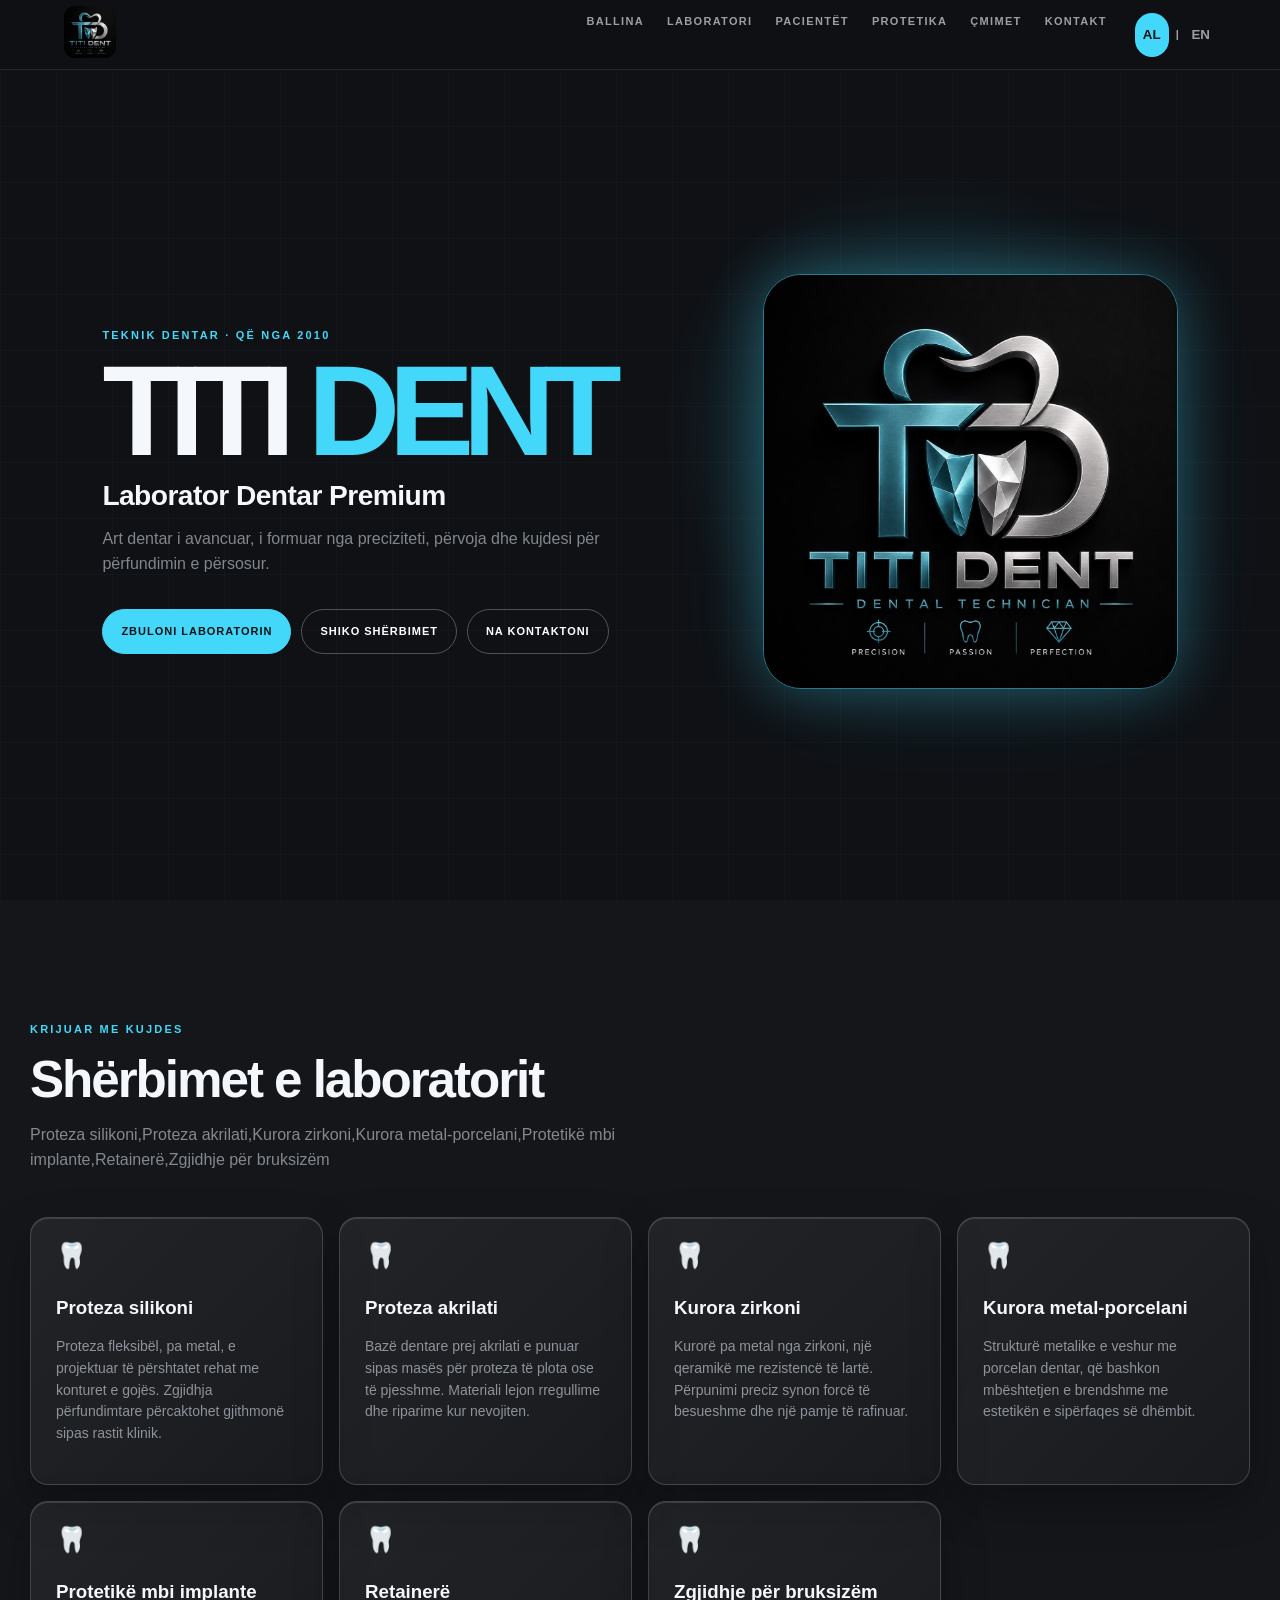
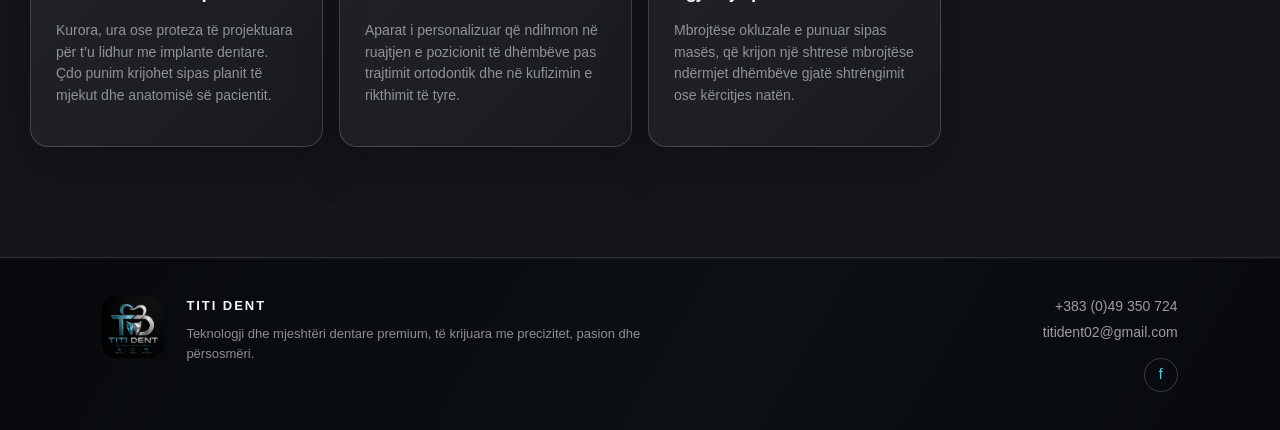
<file: index.html>
<!doctype html><html lang="sq"><head><meta charset="utf-8"><meta name="viewport" content="width=device-width,initial-scale=1"><meta name="description" content="TITI DENT â€” Premium Dental Laboratory"><title>TITI DENT</title><link rel="stylesheet" href="css/style.css"></head><body><div id="site-header"></div><main data-page="home"></main><div id="site-footer"></div><script src="js/script.js"></script></body></html>
</file>
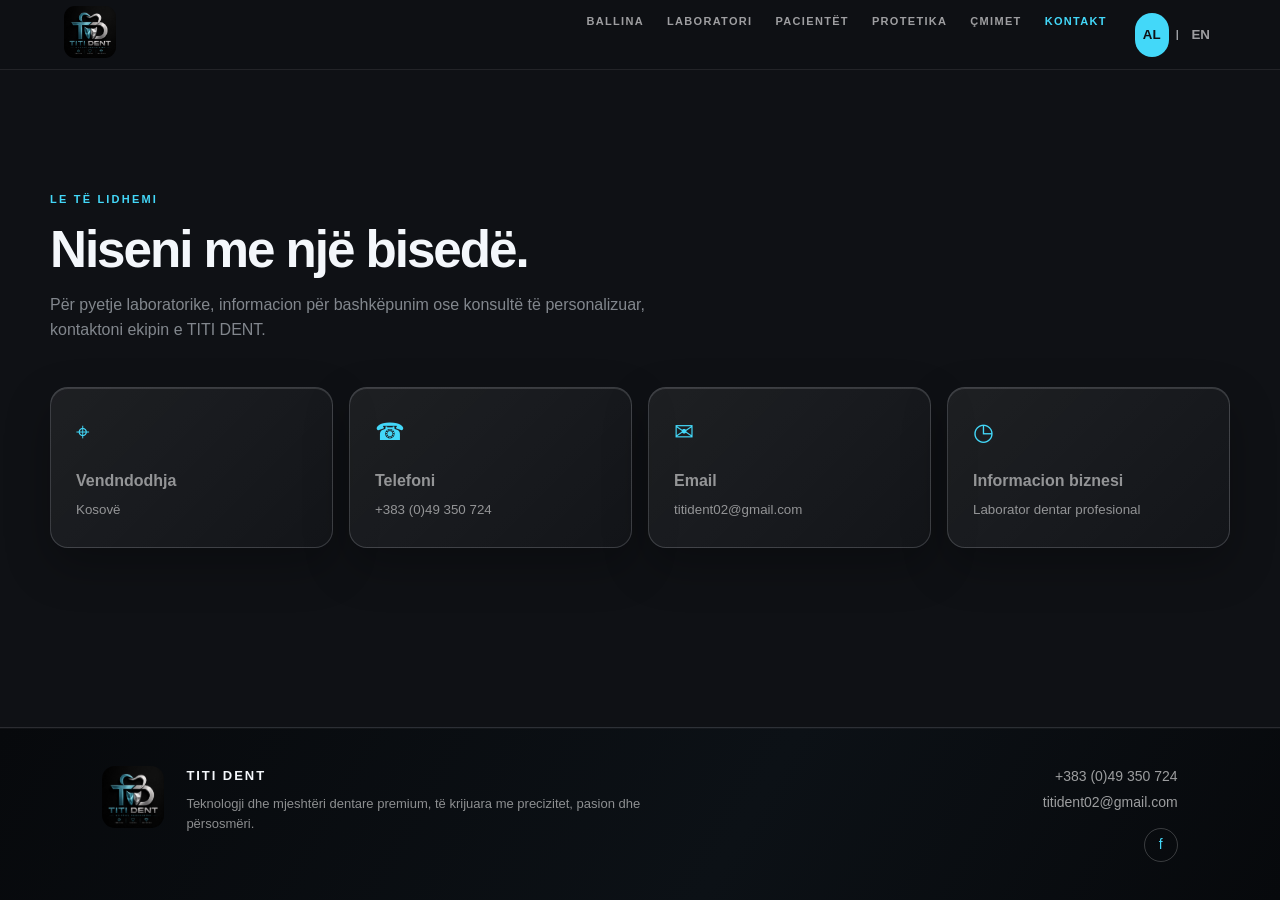
<file: contact.html>
<!doctype html><html lang="sq"><head><meta charset="utf-8"><meta name="viewport" content="width=device-width,initial-scale=1"><title>TITI DENT | Contact</title><link rel="stylesheet" href="css/style.css"></head><body><div id="site-header"></div><main data-page="contact"></main><div id="site-footer"></div><script src="js/script.js"></script></body></html>
</file>
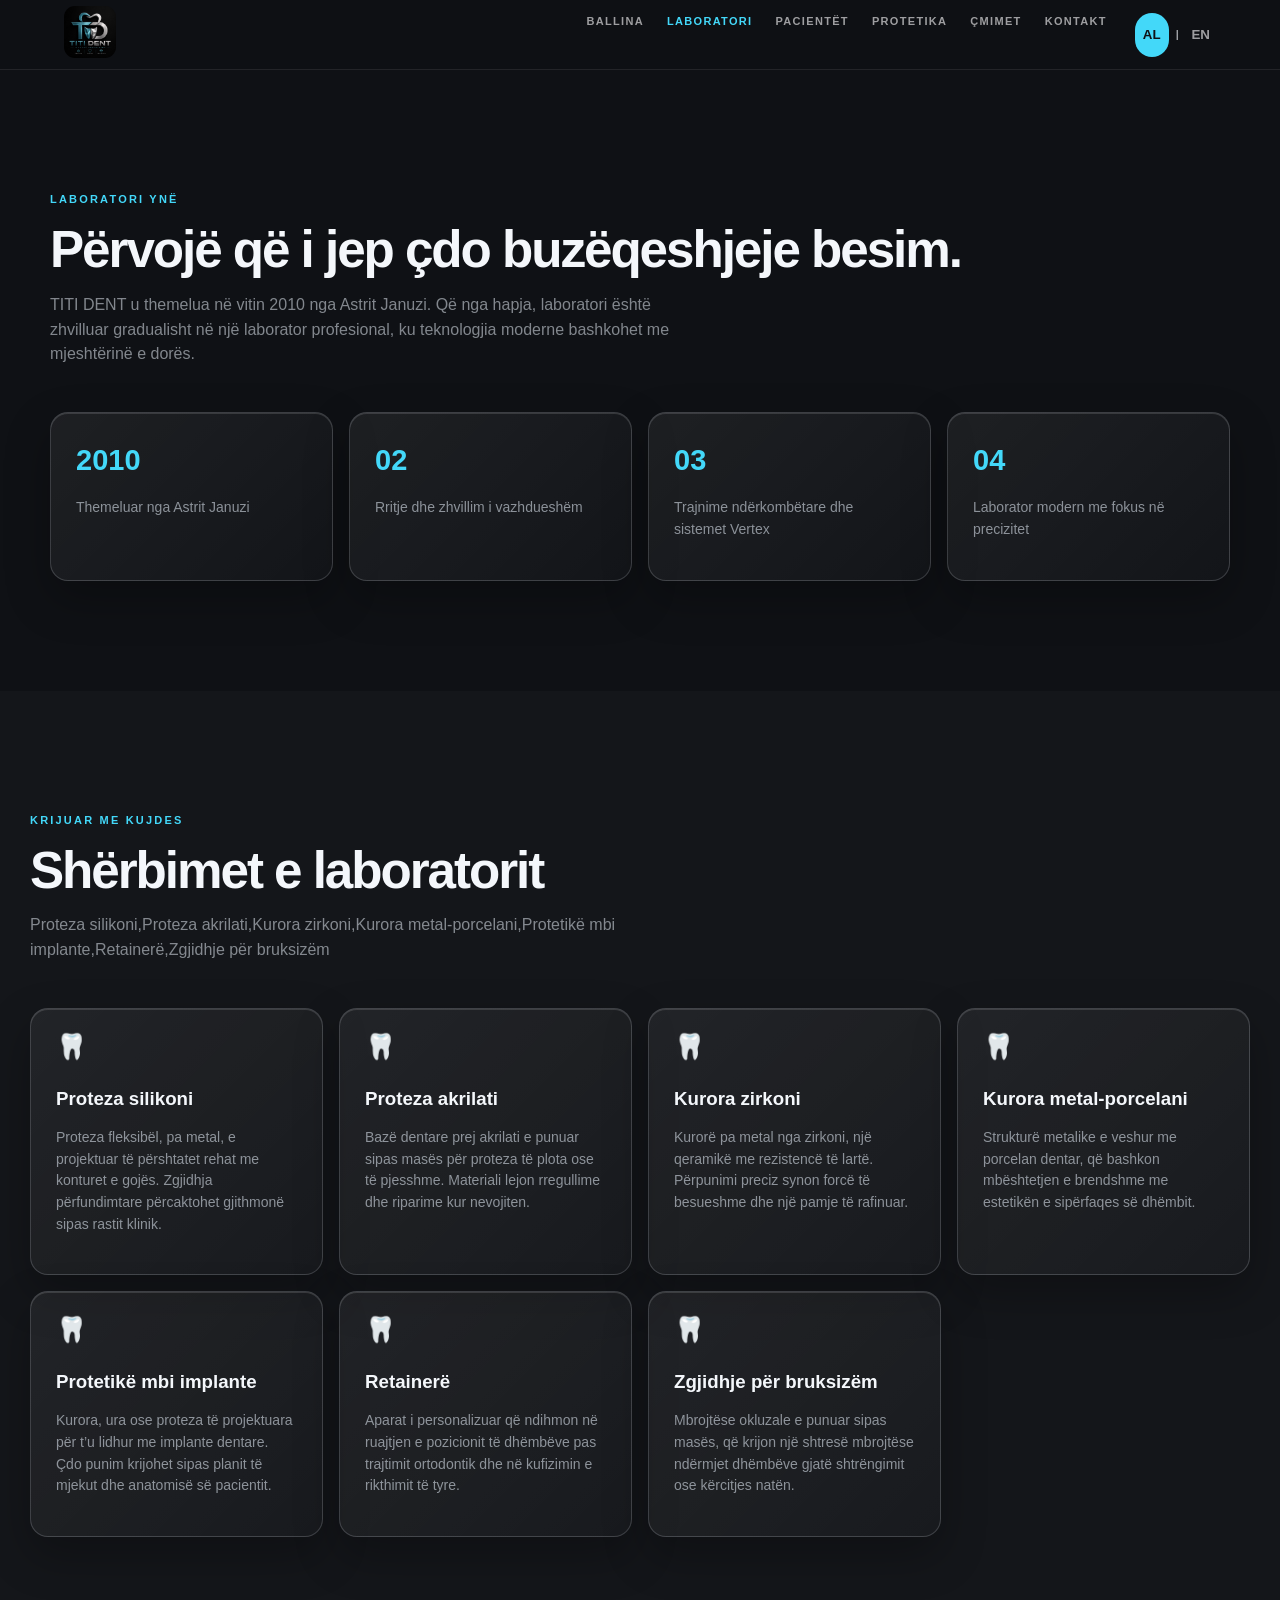
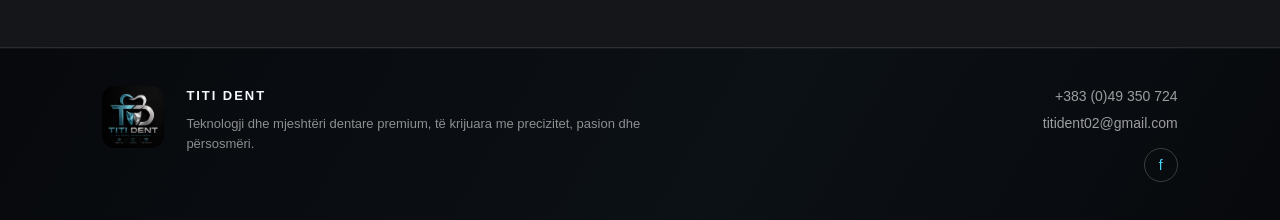
<file: laboratory.html>
<!doctype html><html lang="sq"><head><meta charset="utf-8"><meta name="viewport" content="width=device-width,initial-scale=1"><title>TITI DENT | Laboratory</title><link rel="stylesheet" href="css/style.css"></head><body><div id="site-header"></div><main data-page="laboratory"></main><div id="site-footer"></div><script src="js/script.js"></script></body></html>
</file>
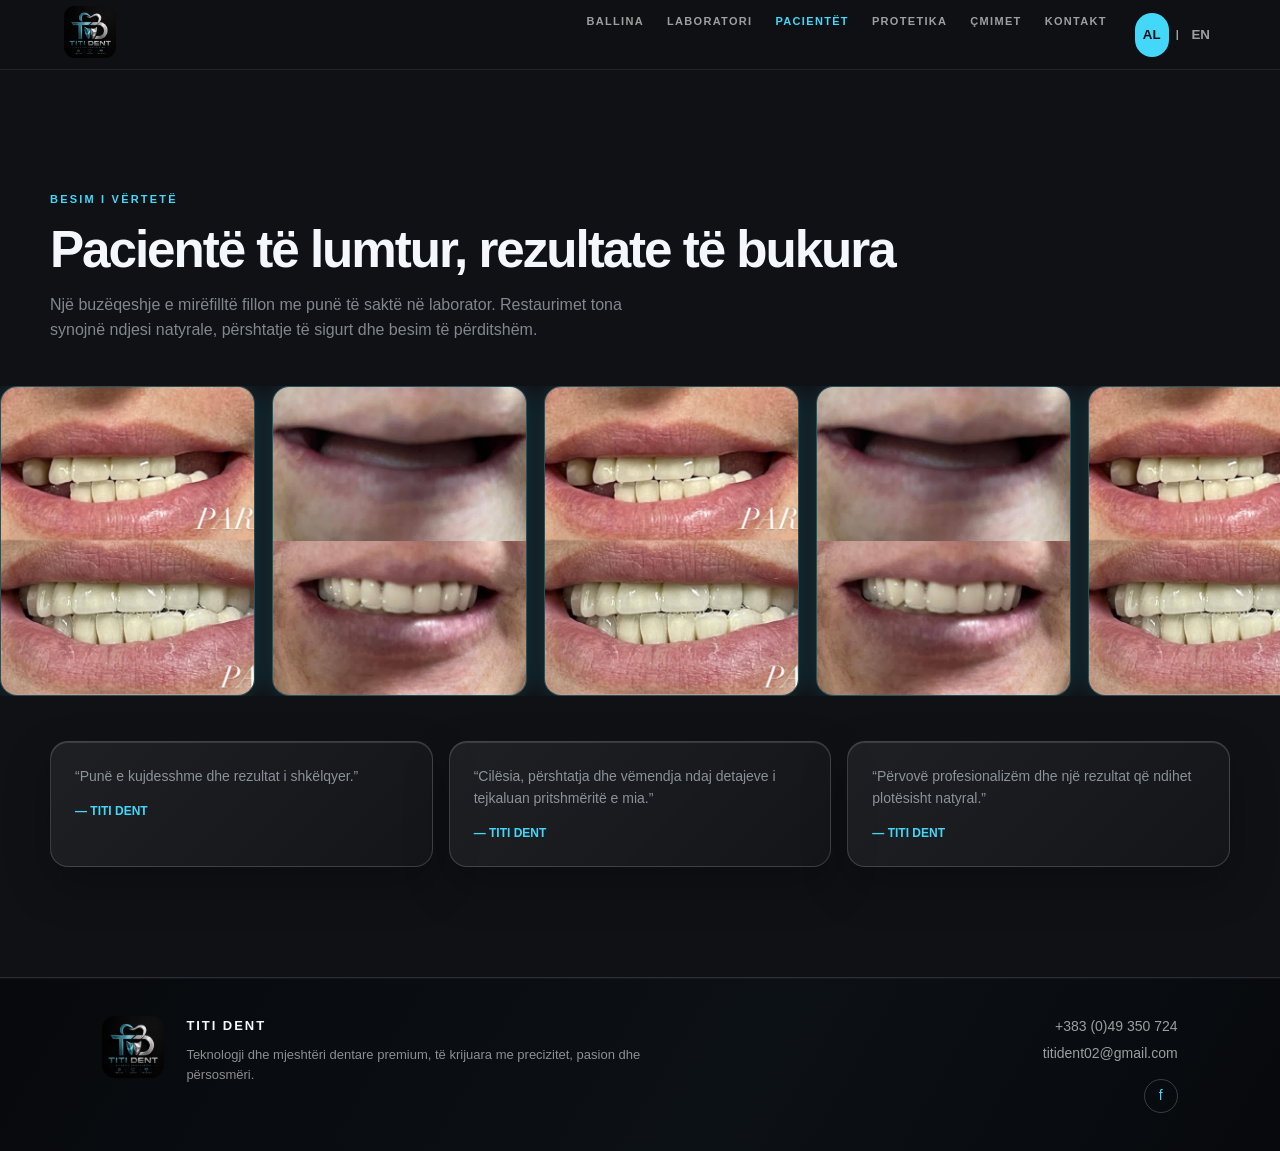
<file: patients.html>
<!doctype html><html lang="sq"><head><meta charset="utf-8"><meta name="viewport" content="width=device-width,initial-scale=1"><title>TITI DENT | Patients</title><link rel="stylesheet" href="css/style.css"></head><body><div id="site-header"></div><main data-page="patients"></main><div id="site-footer"></div><script src="js/script.js"></script></body></html>
</file>
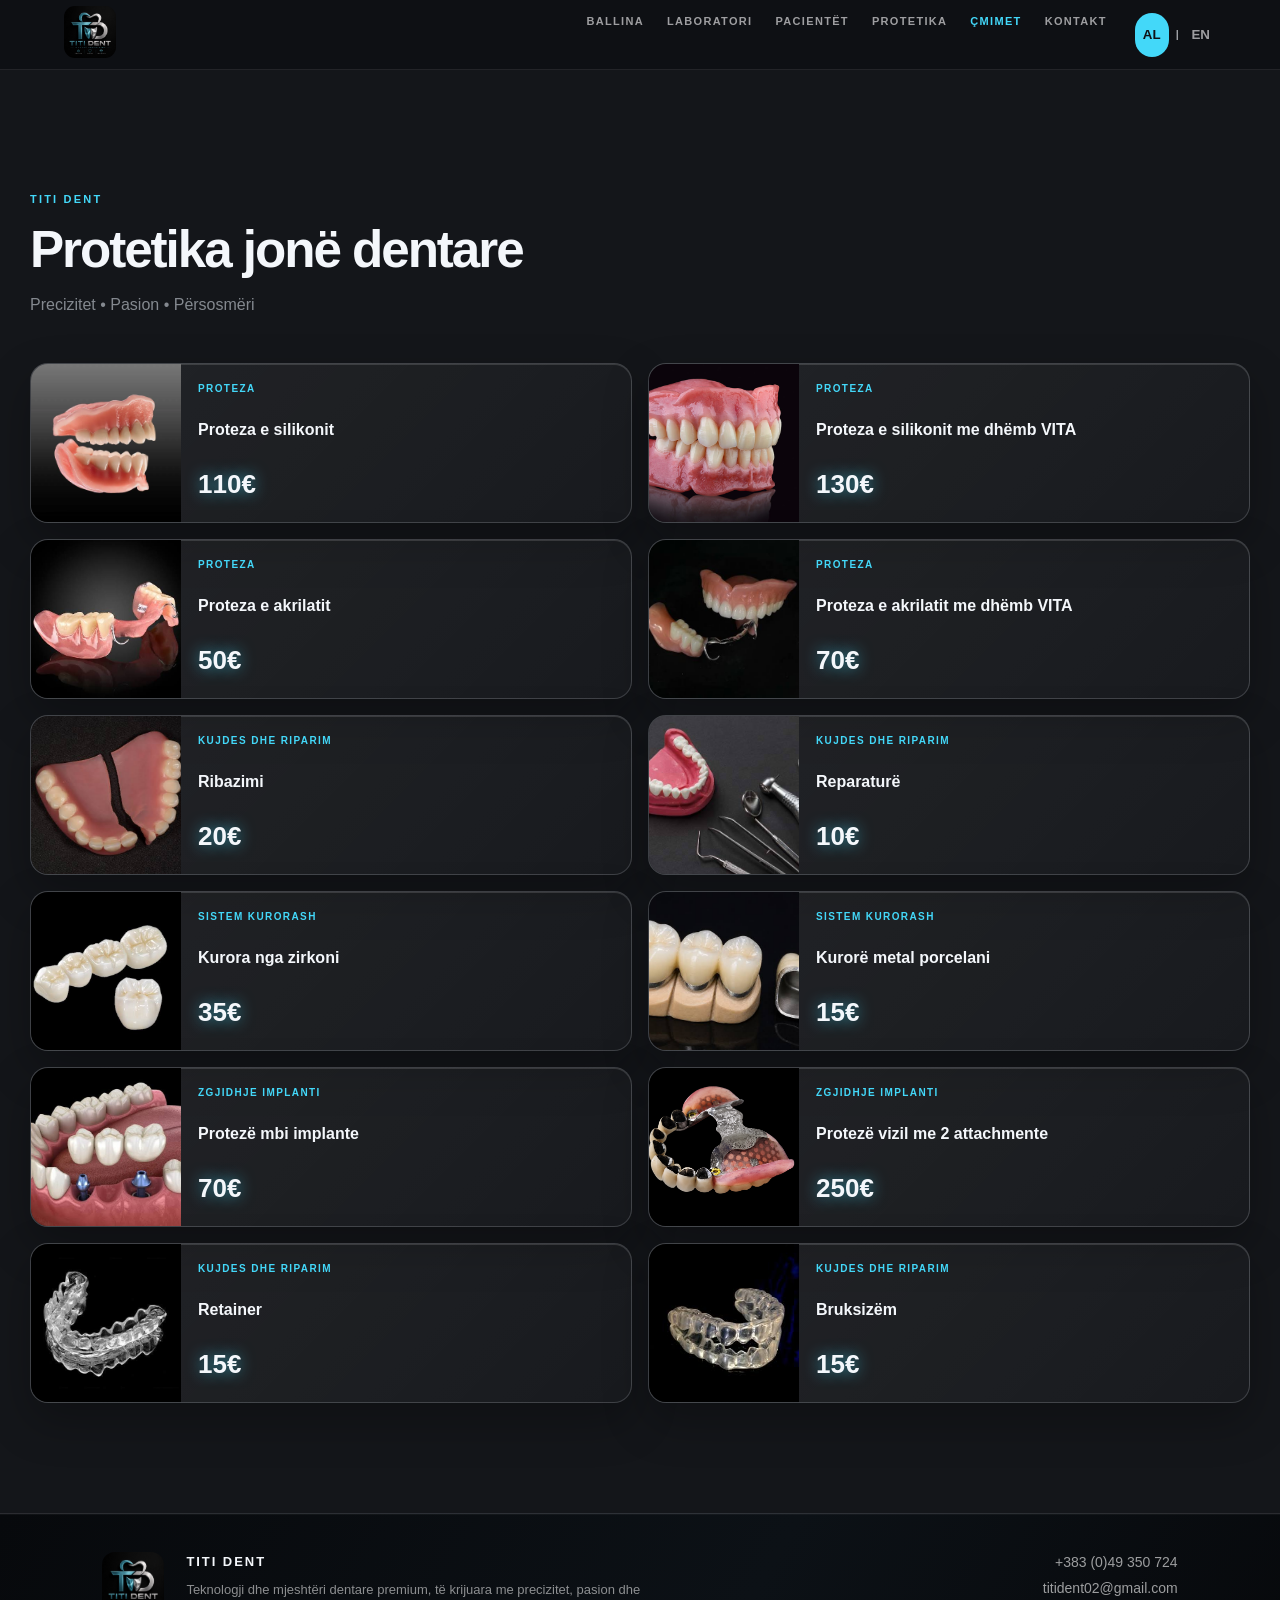
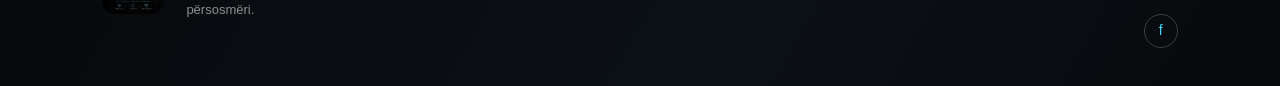
<file: pricing.html>
<!doctype html><html lang="sq"><head><meta charset="utf-8"><meta name="viewport" content="width=device-width,initial-scale=1"><title>TITI DENT | Pricing</title><link rel="stylesheet" href="css/style.css"></head><body><div id="site-header"></div><main data-page="pricing"></main><div id="site-footer"></div><script src="js/script.js"></script></body></html>
</file>
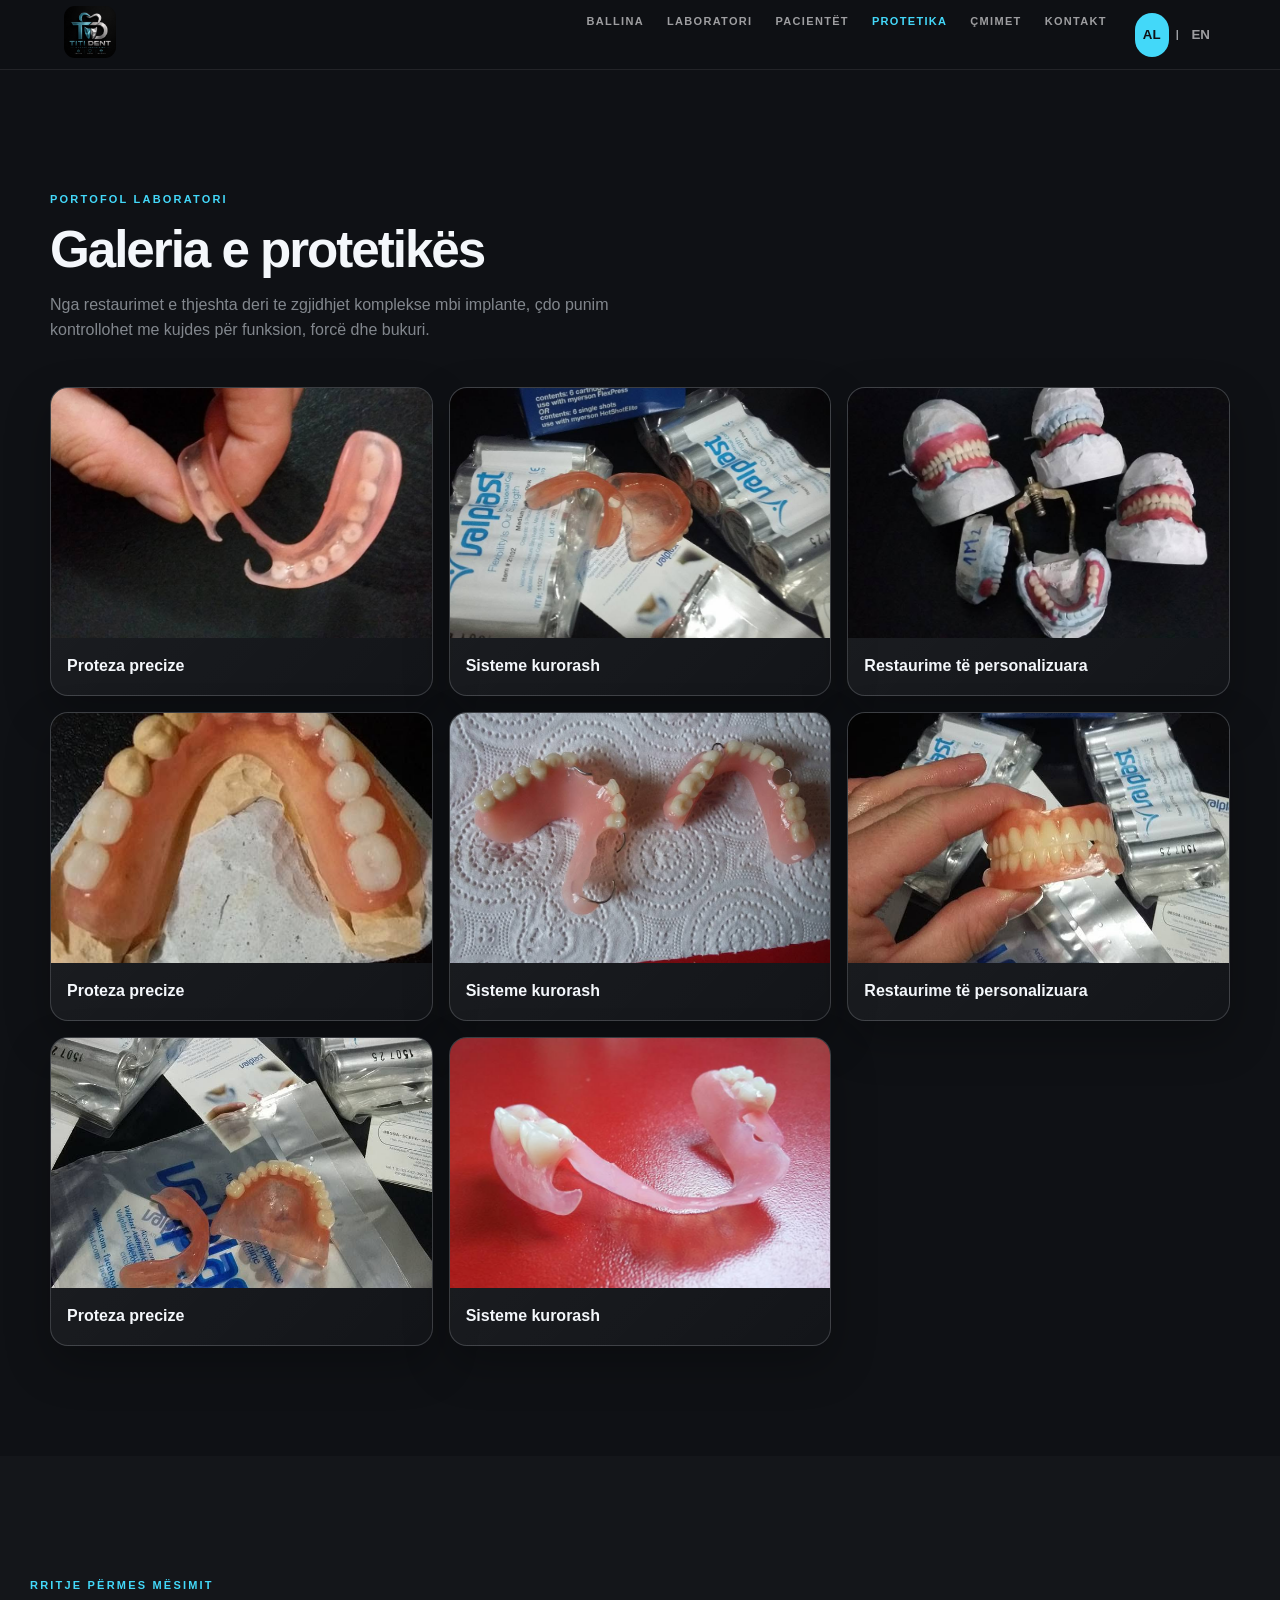
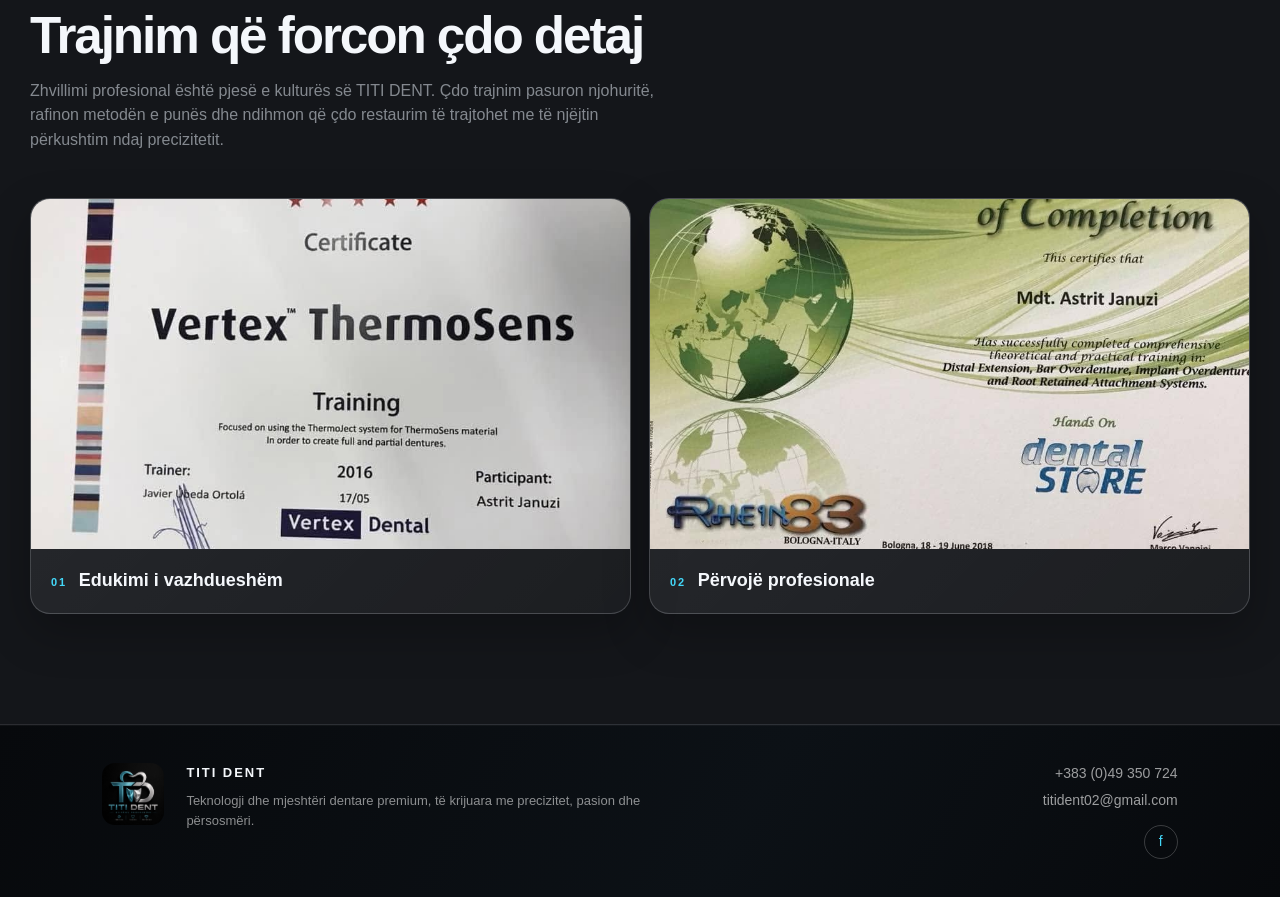
<file: prosthetics.html>
<!doctype html><html lang="sq"><head><meta charset="utf-8"><meta name="viewport" content="width=device-width,initial-scale=1"><title>TITI DENT | Prosthetics</title><link rel="stylesheet" href="css/style.css"></head><body><div id="site-header"></div><main data-page="prosthetics"></main><div id="site-footer"></div><script src="js/script.js"></script></body></html>
</file>
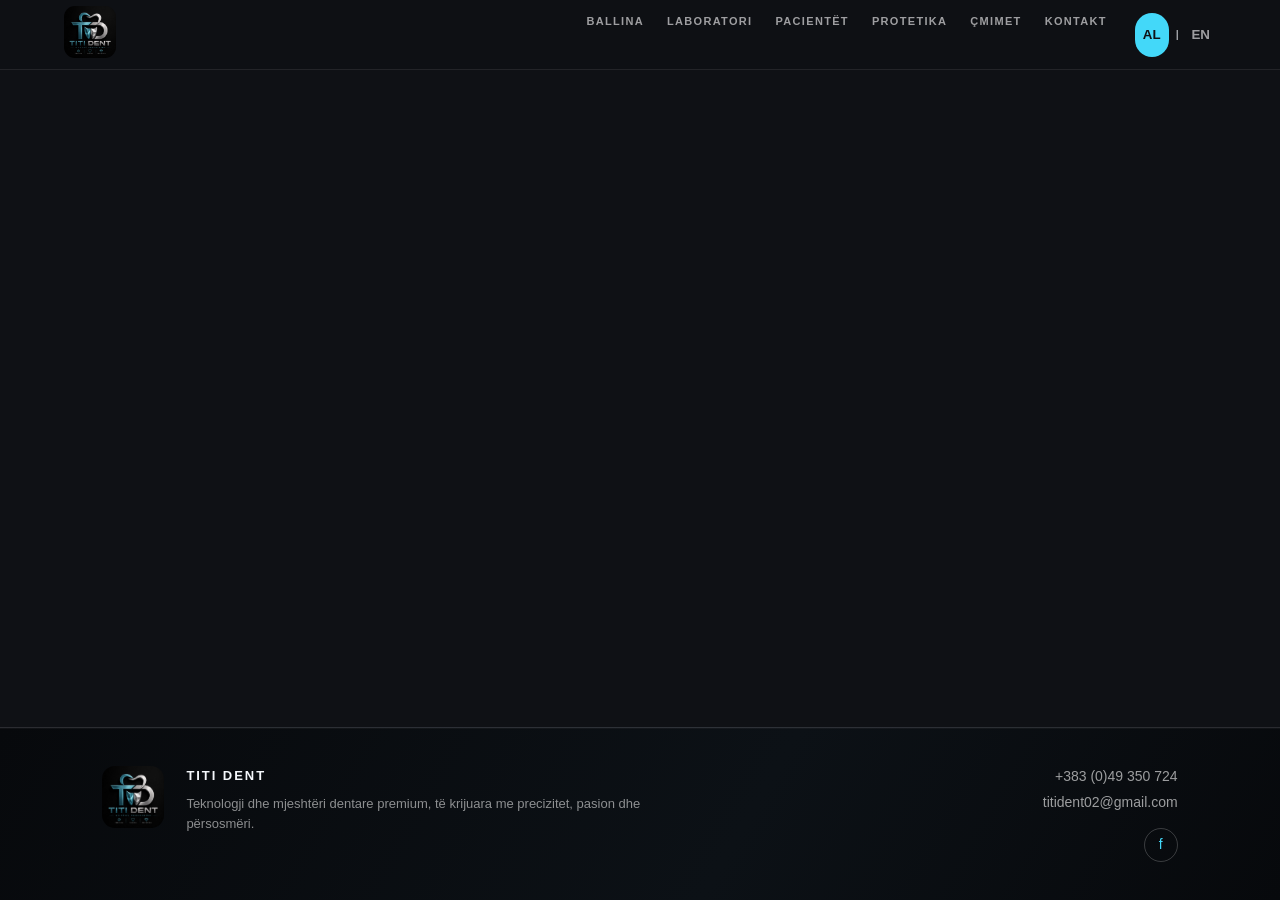
<file: trainings.html>
<!doctype html>
<html lang="sq">
<head>
  <meta charset="utf-8">
  <meta name="viewport" content="width=device-width,initial-scale=1">
  <title>TITI DENT | Trainings</title>
  <link rel="stylesheet" href="css/style.css">
</head>
<body>
  <div id="site-header"></div>
  <main data-page="trainings"></main>
  <div id="site-footer"></div>
  <script src="js/script.js"></script>
</body>
</html>
</file>
<file: css/style.css>
:root{--ink:#0f1115;--cyan:#43d8f9;--silver:#c5c9d1;--white:#f4f7fb}*{box-sizing:border-box}html{scroll-behavior:smooth}body{margin:0;background:var(--ink);color:var(--white);font:16px Arial,Helvetica,sans-serif;line-height:1.55}.nav{height:70px;position:sticky;top:0;z-index:30;display:flex;align-items:center;gap:28px;padding:8px 5vw;border-bottom:1px solid #ffffff16;background:#0f1115df;backdrop-filter:blur(16px)}.brand img{width:52px;height:52px;border-radius:11px;object-fit:cover;object-position:top}.nav nav{display:flex;gap:23px;margin-left:auto}.nav a{color:#fff9;text-decoration:none;font-size:11px;font-weight:bold;letter-spacing:.12em;text-transform:uppercase}.nav nav a:hover{color:var(--cyan)}.language{display:flex;gap:7px;align-items:center;font-size:11px}.language button{background:transparent;border:0;color:#fff9;cursor:pointer;font-weight:bold}.language button.active{background:var(--cyan);color:var(--ink);border-radius:99px;padding:5px 8px}.menu{display:none;background:none;border:0;color:white;font-size:23px}.hero{min-height:calc(100vh - 70px);padding:8vw 8vw;display:grid;grid-template-columns:1.1fr .8fr;align-items:center;gap:7vw;background-image:radial-gradient(circle at 72% 43%,#43d8f92a,transparent 25%),linear-gradient(#43d8f908 1px,transparent 1px),linear-gradient(90deg,#43d8f908 1px,transparent 1px);background-size:auto,56px 56px,56px 56px}.eyebrow{color:var(--cyan);font-size:11px;font-weight:bold;letter-spacing:.2em;text-transform:uppercase}.hero h1{margin:12px 0 0;font-size:clamp(60px,10vw,140px);line-height:.86;letter-spacing:-.09em}.hero h1 em{font-style:normal;color:var(--cyan)}h2{font-size:clamp(32px,4vw,58px);line-height:1.05;letter-spacing:-.04em;margin:15px 0}.hero h2{font-size:clamp(22px,2.2vw,34px);letter-spacing:-.02em}.lead,.section-head>p:not(.eyebrow){max-width:630px;color:#cfd5dd99}.actions{display:flex;flex-wrap:wrap;gap:10px;margin-top:32px}.button{display:inline-flex;justify-content:center;align-items:center;border:1px solid #ffffff45;border-radius:30px;padding:13px 18px;color:white;background:transparent;text-decoration:none;font-size:11px;font-weight:bold;letter-spacing:.09em;text-transform:uppercase;cursor:pointer;transition:.25s}.button:hover{border-color:var(--cyan);color:var(--cyan);transform:translateY(-2px)}.button.primary{border-color:var(--cyan);background:var(--cyan);color:var(--ink)}.button.primary:hover{box-shadow:0 0 25px #43d8f980}.hero-logo{position:relative}.hero-logo:before{content:"";position:absolute;inset:12%;background:var(--cyan);filter:blur(65px);opacity:.3}.hero-logo img{position:relative;width:100%;border:1px solid #43d8f980;border-radius:38px;box-shadow:0 0 60px #43d8f950}.section{max-width:1240px;margin:auto;padding:110px 30px}.full{max-width:none;padding-left:0;padding-right:0}.full .section-head,.full .testimonial-grid{max-width:1240px;margin-left:auto;margin-right:auto;padding-left:30px;padding-right:30px}.muted{max-width:none;background:#ffffff05}.muted>.section-head,.muted>.service-grid,.muted>.price-grid{max-width:1240px;margin-left:auto;margin-right:auto}.timeline,.service-grid,.portfolio,.price-grid,.testimonial-grid,.contact-grid{display:grid;gap:16px;margin-top:45px}.timeline{grid-template-columns:repeat(4,1fr)}.service-grid{grid-template-columns:repeat(4,1fr)}.timeline article,.service,.portfolio article,.price,.testimonial,.contact-card{border:1px solid #c5c9d138;background:linear-gradient(135deg,#ffffff10,#ffffff05);box-shadow:inset 0 1px #fff2,0 18px 45px #0004;border-radius:18px}.timeline article,.service{padding:25px}.timeline strong{color:var(--cyan);font-size:29px}.timeline p,.service p,.testimonial{color:#d9e1eb99;font-size:14px}.service .icon{color:var(--cyan);font-size:25px}.service h3{margin:25px 0 8px}.film-viewport{overflow:hidden;margin:44px 0}.film{display:flex;gap:17px;width:max-content;animation:film 30s linear infinite}.film:hover{animation-play-state:paused}.film img{width:255px;height:310px;object-fit:cover;border-radius:17px;border:1px solid #43d8f955;box-shadow:0 0 25px #43d8f930}@keyframes film{to{transform:translateX(-50%)}}.testimonial-grid{grid-template-columns:repeat(3,1fr)}.testimonial{padding:24px}.testimonial b{display:block;color:var(--cyan);margin-top:14px;font-size:12px}.portfolio{grid-template-columns:repeat(3,1fr)}.portfolio article{overflow:hidden}.portfolio img{width:100%;height:250px;object-fit:cover;display:block;transition:.45s}.portfolio article:hover img{transform:scale(1.06)}.portfolio p{margin:0;padding:16px;font-weight:bold}.price-grid{grid-template-columns:repeat(2,1fr)}.price{display:grid;grid-template-columns:150px 1fr;overflow:hidden;min-height:160px;transition:.3s}.price:hover{transform:translateY(-6px);border-color:var(--cyan);box-shadow:0 16px 35px #43d8f930}.price img{width:100%;height:100%;object-fit:cover}.price-copy{display:flex;flex-direction:column;justify-content:space-between;padding:17px}.price-copy span{font-size:10px;color:var(--cyan);font-weight:bold;letter-spacing:.14em;text-transform:uppercase}.price h3{font-size:16px;line-height:1.25;margin:10px 0}.price strong{font-size:26px;text-shadow:0 0 15px #43d8f9aa}.contact-grid{grid-template-columns:repeat(4,1fr)}.contact-card{padding:25px}.contact-card .icon{font-size:24px;color:var(--cyan)}.contact-card p{margin:18px 0 4px;color:#fff8;font-weight:bold}.contact-card small{color:#fff8}.feedback{display:grid;grid-template-columns:.7fr 1fr;gap:35px;margin-top:45px;padding:35px;border:1px solid #43d8f944;border-radius:24px;background:#43d8f908}.feedback h3{font-size:27px;margin:10px 0}.feedback p{color:#fff8}.tooth{font-size:30px;color:var(--cyan)}.form-fields{display:grid;gap:12px}.form-fields input,.form-fields textarea{background:#0003;border:1px solid #fff3;border-radius:10px;padding:13px;color:white;font:inherit}.form-fields textarea{min-height:100px}.rating button{padding:0;border:0;background:none;color:var(--cyan);font-size:23px;cursor:pointer}footer{display:grid;grid-template-columns:80px 1fr 1fr;gap:24px;padding:50px 8vw;border-top:1px solid #fff2;background:#050607}footer>img{width:70px;height:70px;object-fit:cover;object-position:top;border-radius:10px}footer p{color:#fff8;font-size:13px;max-width:420px}footer a{color:#fff9;text-decoration:none;font-size:14px}.social{display:flex;gap:10px;margin-top:14px}.social a{display:grid;place-items:center;width:34px;height:34px;border:1px solid #fff3;border-radius:50%;color:var(--cyan)}.social svg{width:17px;height:17px;fill:currentColor}.reveal{opacity:0;transform:translateY(30px);filter:blur(10px);transition:.8s ease}.reveal.visible{opacity:1;transform:none;filter:none}@media(max-width:800px){.nav{gap:15px;padding:8px 20px}.menu{display:block;margin-left:auto}.nav nav{display:none;position:absolute;left:0;right:0;top:70px;padding:20px;background:#101216;flex-direction:column}.nav nav.open{display:flex}.language{margin-left:0}.hero{grid-template-columns:1fr;padding:60px 24px}.hero-logo{max-width:380px;margin:auto}.section{padding:80px 20px}.full .section-head,.full .testimonial-grid{padding-left:20px;padding-right:20px}.timeline,.service-grid,.contact-grid{grid-template-columns:repeat(2,1fr)}.portfolio{grid-template-columns:repeat(2,1fr)}.testimonial-grid{grid-template-columns:1fr}.price-grid{grid-template-columns:1fr}.feedback{grid-template-columns:1fr}footer{grid-template-columns:60px 1fr;padding:35px 20px}footer>div:last-child{grid-column:2}}@media(max-width:480px){.timeline,.service-grid,.contact-grid,.portfolio{grid-template-columns:1fr}.portfolio img{height:280px}.price{grid-template-columns:120px 1fr}.nav .language{font-size:10px}.hero h1{font-size:64px}}
.service .icon{font-size:0}.service .icon::after{content:"\1F9B7";font-size:25px;line-height:1;color:#43d8f9}

/* Responsive reliability pass */
html,body{max-width:100%;overflow-x:hidden}img{max-width:100%}.nav,.section,footer{width:100%}.nav a,.button,.language button{min-height:44px}.timeline article,.service,.portfolio article,.price,.testimonial,.contact-card{min-width:0}.price h3,.service h3,.contact-card p{overflow-wrap:anywhere}.film{will-change:transform}.film img{flex:0 0 auto}.form-fields input,.form-fields textarea{width:100%}
@media (max-width:1100px){.nav{padding-left:28px;padding-right:28px;gap:18px}.nav nav{gap:14px}.nav a{font-size:10px;letter-spacing:.08em}.hero{padding:80px 6vw;gap:5vw}.section{padding:90px 28px}.service-grid{grid-template-columns:repeat(3,1fr)}.contact-grid{grid-template-columns:repeat(2,1fr)}}
@media (max-width:820px){.nav{height:64px;padding:6px 18px}.brand img{width:48px;height:48px}.menu{display:grid;place-items:center;order:2;margin-left:auto;width:44px;height:44px}.language{order:3;gap:4px}.nav nav{display:none;position:absolute;top:64px;left:0;right:0;max-height:calc(100vh - 64px);overflow:auto;padding:14px 18px 24px;background:#101216f7;border-bottom:1px solid #ffffff18;backdrop-filter:blur(16px);flex-direction:column;gap:2px}.nav nav.open{display:flex}.nav nav a{display:flex;align-items:center;padding:12px 6px;font-size:12px}.hero{min-height:auto;padding:64px 22px 54px;gap:38px}.hero h1{font-size:clamp(64px,16vw,100px)}.hero-logo{max-width:440px}.section{padding:72px 22px}.timeline{grid-template-columns:repeat(2,1fr)}.service-grid{grid-template-columns:repeat(2,1fr)}.portfolio{grid-template-columns:repeat(2,1fr)}.film img{width:210px;height:270px}.feedback{grid-template-columns:1fr;padding:26px}.feedback h3{font-size:24px}}
@media (max-width:520px){body{font-size:15px}.nav{padding:6px 13px;gap:7px}.brand img{width:45px;height:45px}.language{font-size:10px}.language button{padding-left:6px;padding-right:6px}.hero{padding:52px 18px 45px}.hero h1{font-size:64px}.hero h2{font-size:24px}.lead{font-size:15px}.actions{display:grid;grid-template-columns:1fr;max-width:320px}.actions .button{width:100%}.section{padding:58px 18px}.section-head h2{font-size:34px}.timeline,.service-grid,.portfolio,.contact-grid{grid-template-columns:1fr}.timeline article,.service{padding:22px}.price-grid{gap:13px}.price{grid-template-columns:42% 58%;min-height:145px}.price img{min-height:145px}.price-copy{padding:14px}.price h3{font-size:14px}.price strong{font-size:23px}.film-viewport{margin:32px 0}.film{gap:12px}.film img{width:172px;height:225px}.testimonial-grid{margin-top:28px}.feedback{margin-top:32px;padding:22px 18px}.form-fields input,.form-fields textarea{font-size:16px}.rating button{min-height:38px;min-width:34px}footer{grid-template-columns:58px 1fr;gap:17px;padding:30px 18px}footer>img{width:58px;height:58px}footer>div:last-child{grid-column:2}.button{font-size:10px;padding:12px 15px}}
@media (max-width:360px){.nav{padding-left:10px;padding-right:10px}.language span{display:none}.hero h1{font-size:55px}.section{padding-left:14px;padding-right:14px}.price{grid-template-columns:38% 62%}.price-copy{padding:11px}.price strong{font-size:21px}}
@media (hover:none){.button:hover,.price:hover,.portfolio article:hover img{transform:none}.film{animation-play-state:running}}
@media (prefers-reduced-motion:reduce){*,*::before,*::after{scroll-behavior:auto!important;animation-duration:.01ms!important;animation-iteration-count:1!important;transition-duration:.01ms!important}.reveal{opacity:1;transform:none;filter:none}}

/* Polished footer: no blank grid area */
body{min-height:100dvh;display:flex;flex-direction:column}
main{display:block;flex:1}
#site-footer{margin:0;padding:0}
.site-footer{display:flex;align-items:flex-start;gap:22px;margin:0;padding:38px max(24px,8vw);border-top:1px solid rgba(197,201,209,.18);background:linear-gradient(120deg,#07090c,#0c1116 58%,#07090c);box-shadow:inset 0 1px rgba(255,255,255,.035)}
.site-footer>img{flex:0 0 62px;width:62px;height:62px;margin:0;border-radius:13px}
.site-footer .footer-copy{min-width:0;flex:1}
.site-footer .footer-copy strong{display:block;letter-spacing:.15em;font-size:13px}
.site-footer .footer-copy p{margin:8px 0 0;max-width:480px}
.site-footer .footer-meta{display:flex;min-width:max-content;flex-direction:column;align-items:flex-end;gap:5px}
.site-footer .footer-meta .social{margin-top:9px}
@media(max-width:680px){.site-footer{flex-wrap:wrap;gap:16px;padding:30px 20px}.site-footer .footer-copy{flex:1 1 calc(100% - 80px)}.site-footer .footer-meta{width:100%;align-items:flex-start;padding-top:4px;border-top:1px solid rgba(255,255,255,.09)}.site-footer .footer-meta .social{margin-top:8px}}

/* Training gallery */
.training-grid{display:grid;grid-template-columns:repeat(2,minmax(0,1fr));gap:18px;margin-top:45px}
.training-card{overflow:hidden;border:1px solid rgba(197,201,209,.24);border-radius:20px;background:linear-gradient(135deg,rgba(255,255,255,.09),rgba(255,255,255,.035));box-shadow:inset 0 1px rgba(255,255,255,.12),0 18px 45px rgba(0,0,0,.25)}
.training-card img{display:block;width:100%;height:350px;object-fit:cover;transition:transform .45s ease}
.training-card:hover img{transform:scale(1.035)}
.training-card>div{display:flex;align-items:baseline;gap:12px;padding:18px 20px}
.training-card span{color:var(--cyan);font-size:11px;font-weight:700;letter-spacing:.16em}
.training-card h3{margin:0;font-size:18px}
@media(max-width:680px){.training-grid{grid-template-columns:1fr;margin-top:30px}.training-card img{height:min(68vw,360px)}}

.muted>.training-grid{max-width:1240px;margin-left:auto;margin-right:auto}
</file>
